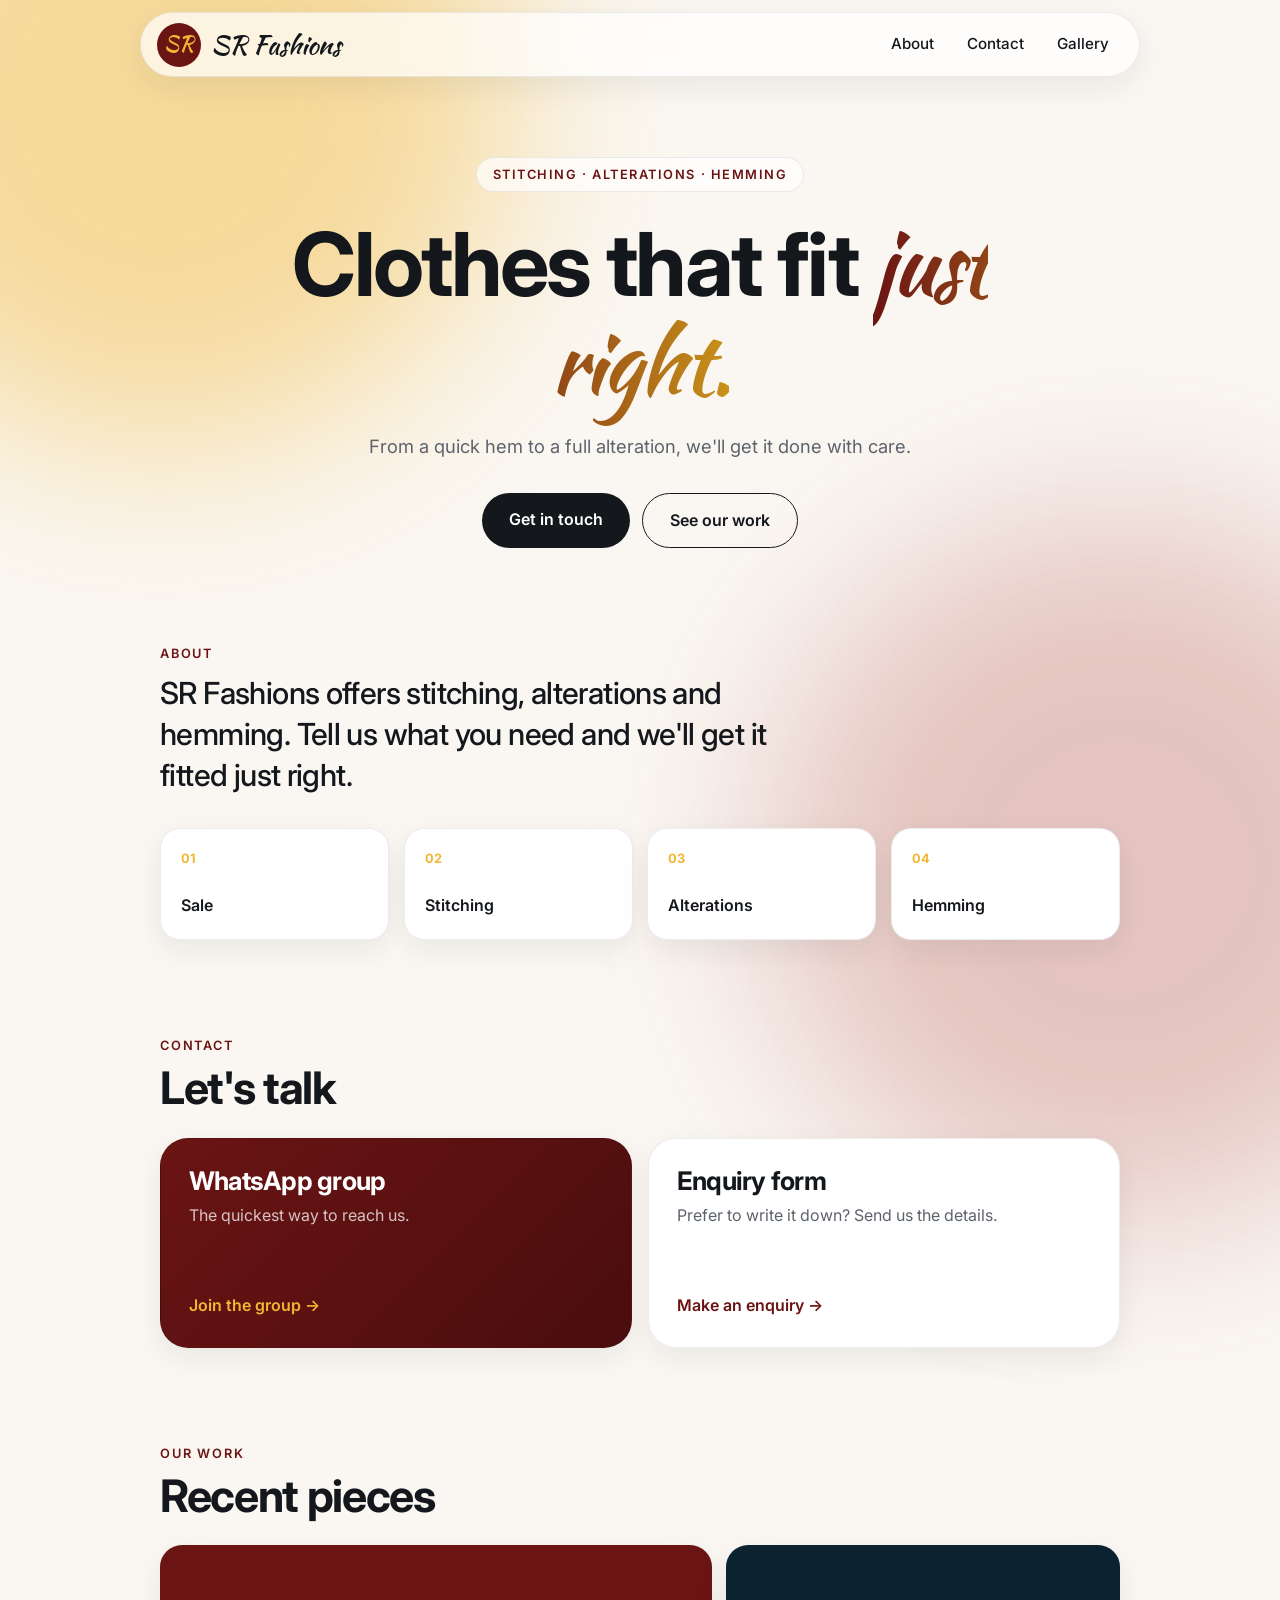
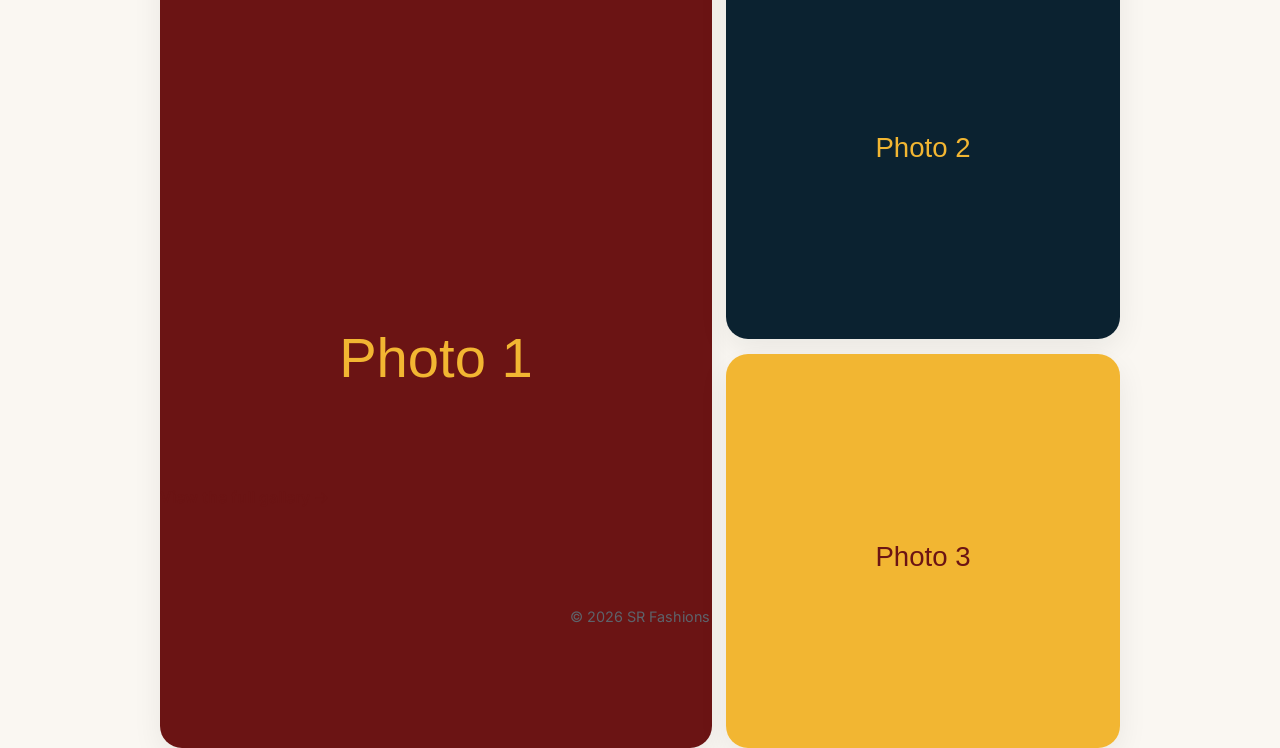
<file: index.html>
<!DOCTYPE html>
<html lang="en-GB">
<head>
  <meta charset="UTF-8">
  <meta name="viewport" content="width=device-width, initial-scale=1">
  <title>SR Fashions | Stitching, Alterations &amp; Hemming</title>
  <meta name="description" content="SR Fashions offers sale, stitching, alterations and hemming. Get in touch to make an enquiry.">

  <!-- Lets the CSS know JavaScript is running, so the scroll animations only hide things when they can reveal them -->
  <script>document.documentElement.classList.add("js");</script>

  <!-- Fonts: Kaushan Script for the brand name, Inter for everything else -->
  <link rel="preconnect" href="https://fonts.googleapis.com">
  <link rel="preconnect" href="https://fonts.gstatic.com" crossorigin>
  <link href="https://fonts.googleapis.com/css2?family=Kaushan+Script&family=Inter:wght@400;500;600;700&display=swap" rel="stylesheet">

  <link rel="stylesheet" href="style.css">
  <script src="script.js" defer></script>
</head>
<body>

  <!-- NAVIGATION: sticks to the top while you scroll -->
  <header class="nav">
    <a class="nav-brand" href="index.html">
      <span class="logo" aria-hidden="true">SR</span>
      <span class="brand">SR Fashions</span>
    </a>
    <nav class="nav-links" aria-label="Main">
      <a href="#about">About</a>
      <a href="#contact">Contact</a>
      <a href="gallery.html">Gallery</a>
    </nav>
  </header>

  <main>

    <!-- HERO -->
    <section class="hero reveal">
      <p class="eyebrow">Stitching &middot; Alterations &middot; Hemming</p>
      <h1>Clothes that fit <span class="accent">just right.</span></h1>
      <p class="lead">From a quick hem to a full alteration, we'll get it done with care.</p>
      <div class="buttons">
        <a class="button" href="#contact">Get in touch</a>
        <a class="button button-ghost" href="gallery.html">See our work</a>
      </div>
    </section>

    <!-- ABOUT -->
    <section class="section reveal" id="about">
      <p class="label">About</p>
      <!-- TODO: replace this with your own wording -->
      <p class="about-text">
        SR Fashions offers stitching, alterations and hemming. Tell us what you
        need and we'll get it fitted just right.
      </p>

      <!-- Services as small tiles -->
      <ul class="tiles">
        <li><span>01</span>Sale</li>
        <li><span>02</span>Stitching</li>
        <li><span>03</span>Alterations</li>
        <li><span>04</span>Hemming</li>
      </ul>
    </section>

    <!-- CONTACT -->
    <section class="section reveal" id="contact">
      <p class="label">Contact</p>
      <h2>Let's talk</h2>
      <div class="contact-grid">
        <!-- TODO: paste your real WhatsApp group invite link -->
        <a class="contact-card contact-dark" href="https://chat.whatsapp.com/HBY240DxSUoLeBFhK1lnaT" target="_blank" rel="noopener">
          <h3>WhatsApp group</h3>
          <p>The quickest way to reach us.</p>
          <span class="arrow">Join the group &rarr;</span>
        </a>
        <!-- TODO: paste your real form link (Google Forms works well) -->
        <a class="contact-card" href="https://forms.gle/2fCPQ9Nahna36ghp6" target="_blank" rel="noopener">
          <h3>Enquiry form</h3>
          <p>Prefer to write it down? Send us the details.</p>
          <span class="arrow">Make an enquiry &rarr;</span>
        </a>
      </div>
    </section>

    <!-- IMAGES: previews that click through to the gallery page -->
    <section class="section reveal" id="images">
      <p class="label">Our work</p>
      <h2>Recent pieces</h2>
      <a class="preview" href="gallery.html" aria-label="View the full gallery">
        <img src="images/sample-1.svg" alt="Example of our work 1">
        <img src="images/sample-2.svg" alt="Example of our work 2">
        <img src="images/sample-3.svg" alt="Example of our work 3">
      </a>
      <p class="more"><a href="gallery.html">View the full gallery &rarr;</a></p>
    </section>

  </main>

  <!-- FOOTER -->
  <footer>
    <p>&copy; 2026 SR Fashions</p>
  </footer>

</body>
</html>
</file>
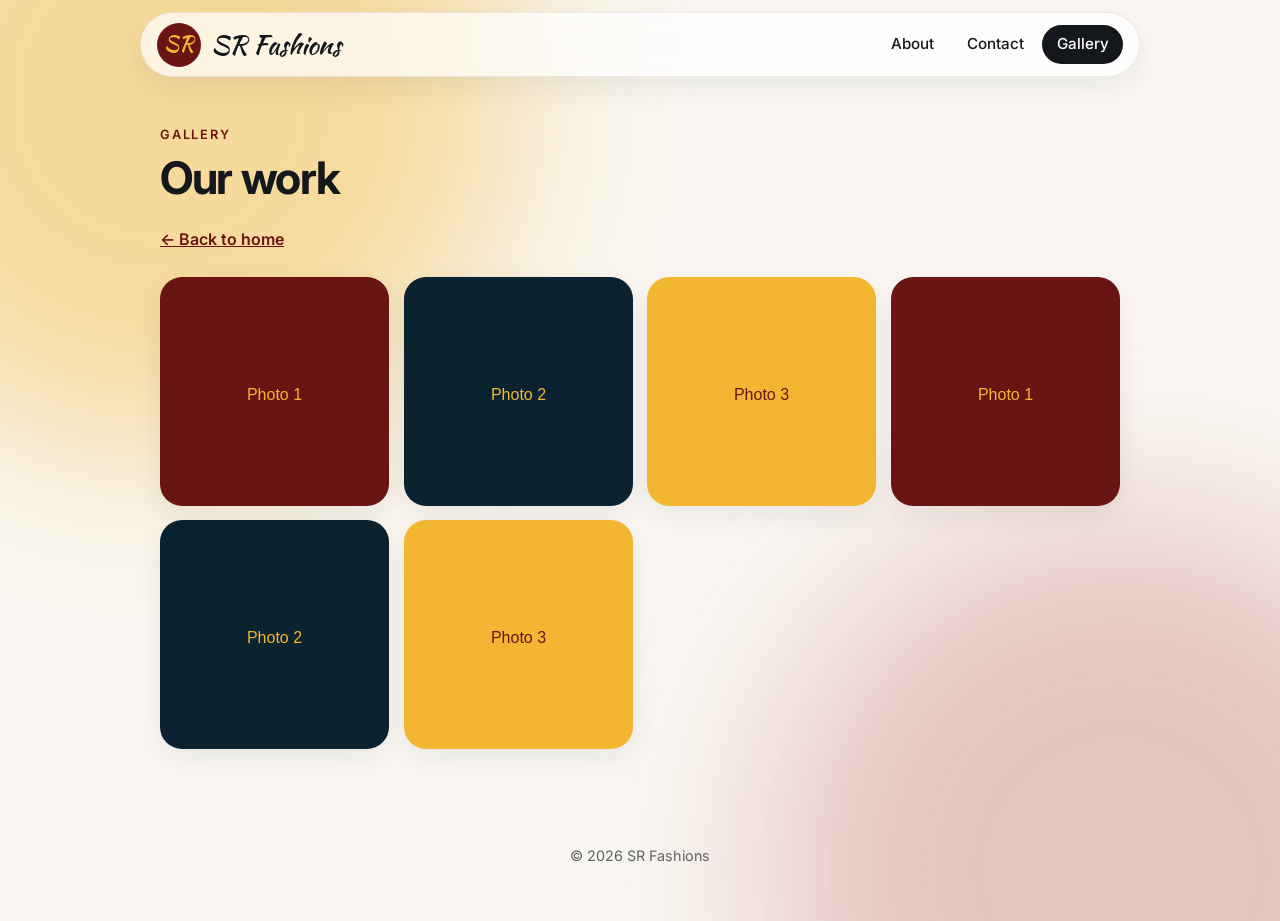
<file: gallery.html>
<!DOCTYPE html>
<html lang="en-GB">
<head>
  <meta charset="UTF-8">
  <meta name="viewport" content="width=device-width, initial-scale=1">
  <title>Gallery | SR Fashions</title>
  <meta name="description" content="A gallery of work by SR Fashions.">

  <script>document.documentElement.classList.add("js");</script>

  <link rel="preconnect" href="https://fonts.googleapis.com">
  <link rel="preconnect" href="https://fonts.gstatic.com" crossorigin>
  <link href="https://fonts.googleapis.com/css2?family=Kaushan+Script&family=Inter:wght@400;500;600;700&display=swap" rel="stylesheet">

  <link rel="stylesheet" href="style.css">
  <script src="script.js" defer></script>
</head>
<body>

  <header class="nav">
    <a class="nav-brand" href="index.html">
      <span class="logo" aria-hidden="true">SR</span>
      <span class="brand">SR Fashions</span>
    </a>
    <nav class="nav-links" aria-label="Main">
      <a href="index.html#about">About</a>
      <a href="index.html#contact">Contact</a>
      <a href="gallery.html" aria-current="page">Gallery</a>
    </nav>
  </header>

  <main>
    <section class="section reveal">
      <p class="label">Gallery</p>
      <h2>Our work</h2>
      <p class="more"><a href="index.html">&larr; Back to home</a></p>

      <!-- To add a photo: copy one <img> line, change the file name, and save the photo in /images -->
      <div class="gallery">
        <img src="images/sample-1.svg" alt="Example of our work 1">
        <img src="images/sample-2.svg" alt="Example of our work 2">
        <img src="images/sample-3.svg" alt="Example of our work 3">
        <img src="images/sample-1.svg" alt="Example of our work 4">
        <img src="images/sample-2.svg" alt="Example of our work 5">
        <img src="images/sample-3.svg" alt="Example of our work 6">
      </div>
    </section>
  </main>

  <footer>
    <p>&copy; 2026 SR Fashions</p>
  </footer>

</body>
</html>
</file>
<file: style.css>
/* ---------- Colours and sizes in one place, so they're easy to change ---------- */
:root {
  --maroon: #6b1414;     /* from the logo */
  --maroon-dark: #4a0d0d;
  --gold: #f2b632;       /* from the logo */
  --ink: #14181d;
  --muted: #5d636b;
  --bg: #faf7f2;
  --surface: #ffffff;
  --line: rgba(20, 24, 29, 0.08);
  --radius: 28px;
  --shadow: 0 10px 30px rgba(20, 24, 29, 0.07);
}

/* ---------- Basics ---------- */
* {
  box-sizing: border-box;
}

html {
  scroll-behavior: smooth;
  scroll-padding-top: 5.5rem;   /* stops the sticky nav covering section titles */
}

body {
  margin: 0;
  font-family: "Inter", system-ui, sans-serif;
  color: var(--ink);
  line-height: 1.6;
  background: var(--bg);
  -webkit-font-smoothing: antialiased;
}

/* Two soft blurred colour blobs sit behind everything */
body::before,
body::after {
  content: "";
  position: fixed;
  z-index: -1;
  width: 55vmax;
  height: 55vmax;
  border-radius: 50%;
  filter: blur(90px);
  opacity: 0.45;
  pointer-events: none;
}

body::before {
  top: -20vmax;
  left: -15vmax;
  background: var(--gold);
}

body::after {
  bottom: -25vmax;
  right: -15vmax;
  background: #b5524f;
  opacity: 0.3;
}

main,
footer {
  max-width: 1000px;
  margin-inline: auto;
  padding-inline: 1.25rem;
}

a {
  color: var(--maroon);
}

h1, h2, h3 {
  letter-spacing: -0.03em;
  line-height: 1.1;
}

/* ---------- Sticky navigation (frosted glass) ---------- */
.nav {
  position: sticky;
  top: 0.75rem;
  z-index: 10;
  display: flex;
  align-items: center;
  justify-content: space-between;
  max-width: 1000px;
  margin: 0.75rem auto 0;
  padding: 0.6rem 1rem;
  background: rgba(255, 255, 255, 0.7);
  backdrop-filter: blur(14px);
  -webkit-backdrop-filter: blur(14px);
  border: 1px solid var(--line);
  border-radius: 999px;
  box-shadow: var(--shadow);
}

/* The nav is narrower than the screen on small devices, so keep a gap each side */
@media (max-width: 1030px) {
  .nav {
    margin-inline: 0.75rem;
  }
}

.nav-brand {
  display: flex;
  align-items: center;
  gap: 0.65rem;
  text-decoration: none;
}

.logo {
  display: grid;
  place-items: center;
  width: 44px;
  height: 44px;
  border-radius: 50%;
  background: var(--maroon);
  color: var(--gold);
  font-family: "Kaushan Script", cursive;
  font-size: 1.3rem;
  line-height: 1;
  transition: transform 0.6s ease;
}

.nav-brand:hover .logo {
  transform: rotate(360deg);
}

.brand {
  font-family: "Kaushan Script", cursive;
  font-size: 1.6rem;
  color: var(--ink);
  line-height: 1;
}

.nav-links {
  display: flex;
  gap: 0.25rem;
}

.nav-links a {
  padding: 0.45rem 0.9rem;
  border-radius: 999px;
  color: var(--ink);
  text-decoration: none;
  font-size: 0.95rem;
  font-weight: 500;
  transition: background 0.2s ease, color 0.2s ease;
}

.nav-links a:hover,
.nav-links a[aria-current="page"] {
  background: var(--ink);
  color: #fff;
}

/* ---------- Scroll reveal ---------- */
/* Only hide things when JavaScript is running, so nothing is lost without it */
.js .reveal {
  opacity: 0;
  transform: translateY(32px);
  transition: opacity 0.8s ease, transform 0.8s ease;
}

.js .reveal.visible {
  opacity: 1;
  transform: none;
}

/* ---------- Hero ---------- */
.hero {
  padding: 5rem 0 3rem;
  text-align: center;
}

.eyebrow {
  display: inline-block;
  margin: 0 0 1.5rem;
  padding: 0.4rem 1rem;
  background: rgba(255, 255, 255, 0.7);
  border: 1px solid var(--line);
  border-radius: 999px;
  font-size: 0.8rem;
  font-weight: 600;
  letter-spacing: 0.12em;
  text-transform: uppercase;
  color: var(--maroon);
}

.hero h1 {
  margin: 0 auto 1.25rem;
  max-width: 14ch;
  font-size: clamp(2.8rem, 9vw, 5.5rem);
  font-weight: 700;
}

/* Gradient on the highlighted words */
.accent {
  font-family: "Kaushan Script", cursive;
  font-weight: 400;
  background: linear-gradient(90deg, var(--maroon), #c9921a);
  -webkit-background-clip: text;
  background-clip: text;
  color: transparent;
}

.lead {
  max-width: 34rem;
  margin: 0 auto 2rem;
  font-size: 1.15rem;
  color: var(--muted);
}

/* ---------- Sections ---------- */
.section {
  padding: 3rem 0;
}

.label {
  margin: 0 0 0.5rem;
  font-size: 0.8rem;
  font-weight: 600;
  letter-spacing: 0.14em;
  text-transform: uppercase;
  color: var(--maroon);
}

.section h2 {
  margin: 0 0 1.5rem;
  font-size: clamp(1.9rem, 5vw, 2.8rem);
}

.about-text {
  max-width: 40rem;
  margin: 0 0 2rem;
  font-size: clamp(1.3rem, 3.5vw, 1.9rem);
  font-weight: 500;
  line-height: 1.35;
  letter-spacing: -0.02em;
}

/* ---------- Service tiles ---------- */
.tiles {
  display: grid;
  grid-template-columns: repeat(auto-fit, minmax(150px, 1fr));
  gap: 0.9rem;
  margin: 0;
  padding: 0;
  list-style: none;
}

.tiles li {
  padding: 1.25rem;
  background: var(--surface);
  border: 1px solid var(--line);
  border-radius: 20px;
  font-weight: 600;
  box-shadow: var(--shadow);
  transition: transform 0.3s ease, box-shadow 0.3s ease;
}

.tiles li span {
  display: block;
  margin-bottom: 1.5rem;
  font-size: 0.8rem;
  color: var(--gold);
  font-weight: 700;
}

.tiles li:hover {
  transform: translateY(-6px);
  box-shadow: 0 18px 36px rgba(107, 20, 20, 0.15);
}

/* ---------- Contact cards ---------- */
.contact-grid {
  display: grid;
  grid-template-columns: repeat(auto-fit, minmax(260px, 1fr));
  gap: 1rem;
}

.contact-card {
  display: flex;
  flex-direction: column;
  min-height: 210px;
  padding: 1.75rem;
  background: var(--surface);
  border: 1px solid var(--line);
  border-radius: var(--radius);
  box-shadow: var(--shadow);
  color: var(--ink);
  text-decoration: none;
  transition: transform 0.3s ease, box-shadow 0.3s ease;
}

.contact-card h3 {
  margin: 0 0 0.5rem;
  font-size: 1.6rem;
}

.contact-card p {
  margin: 0;
  color: var(--muted);
}

.contact-card .arrow {
  margin-top: auto;           /* pushes the link to the bottom of the card */
  font-weight: 600;
  color: var(--maroon);
  transition: transform 0.3s ease;
}

.contact-card:hover {
  transform: translateY(-8px);
  box-shadow: 0 22px 44px rgba(107, 20, 20, 0.18);
}

.contact-card:hover .arrow {
  transform: translateX(6px);
}

/* The dark version of the card */
.contact-dark {
  background: linear-gradient(135deg, var(--maroon), var(--maroon-dark));
  color: #fff;
}

.contact-dark p {
  color: rgba(255, 255, 255, 0.75);
}

.contact-dark .arrow {
  color: var(--gold);
}

/* ---------- Buttons ---------- */
.buttons {
  display: flex;
  flex-wrap: wrap;
  gap: 0.75rem;
  justify-content: center;
}

.button {
  display: inline-block;
  padding: 0.85rem 1.7rem;
  border-radius: 999px;
  background: var(--ink);
  color: #fff;
  text-decoration: none;
  font-weight: 600;
  transition: transform 0.2s ease, box-shadow 0.2s ease, background 0.2s ease;
}

.button:hover {
  transform: translateY(-3px);
  background: var(--maroon);
  box-shadow: 0 10px 20px rgba(107, 20, 20, 0.3);
}

.button-ghost {
  background: transparent;
  color: var(--ink);
  border: 1.5px solid var(--ink);
}

.button-ghost:hover {
  background: var(--ink);
  color: #fff;
}

/* ---------- Image previews and gallery ---------- */
/* Home page: one big photo on the left, two stacked on the right */
.preview {
  display: grid;
  grid-template-columns: 1.4fr 1fr;
  grid-template-rows: 1fr 1fr;
  gap: 0.9rem;
  height: clamp(300px, 55vw, 520px);
}

.preview img:first-child {
  grid-row: span 2;
}

.gallery {
  display: grid;
  grid-template-columns: repeat(auto-fill, minmax(220px, 1fr));
  gap: 0.9rem;
  margin-top: 1.5rem;
}

.preview img,
.gallery img {
  width: 100%;
  height: 100%;
  object-fit: cover;
  border-radius: 22px;
  box-shadow: var(--shadow);
  transition: transform 0.4s ease, box-shadow 0.4s ease;
}

.gallery img {
  aspect-ratio: 1 / 1;
  height: auto;
}

.preview img:hover,
.gallery img:hover {
  transform: scale(1.03);
  box-shadow: 0 20px 40px rgba(20, 24, 29, 0.2);
}

.more {
  margin: 1.25rem 0 0;
  font-weight: 600;
}

/* ---------- Footer ---------- */
footer {
  padding-block: 2rem 2.5rem;
  text-align: center;
  font-size: 0.9rem;
  color: var(--muted);
}

/* ---------- Small screens ---------- */
@media (max-width: 560px) {
  .hero {
    padding-top: 3rem;
  }

  .brand {
    font-size: 1.35rem;
  }

  .nav-links a {
    padding: 0.4rem 0.6rem;
    font-size: 0.85rem;
  }

  .logo {
    width: 38px;
    height: 38px;
  }
}

/* ---------- Respect people who turn animations off in their settings ---------- */
@media (prefers-reduced-motion: reduce) {
  html {
    scroll-behavior: auto;
  }

  * {
    transition: none !important;
  }

  .js .reveal {
    opacity: 1;
    transform: none;
  }
}
</file>
